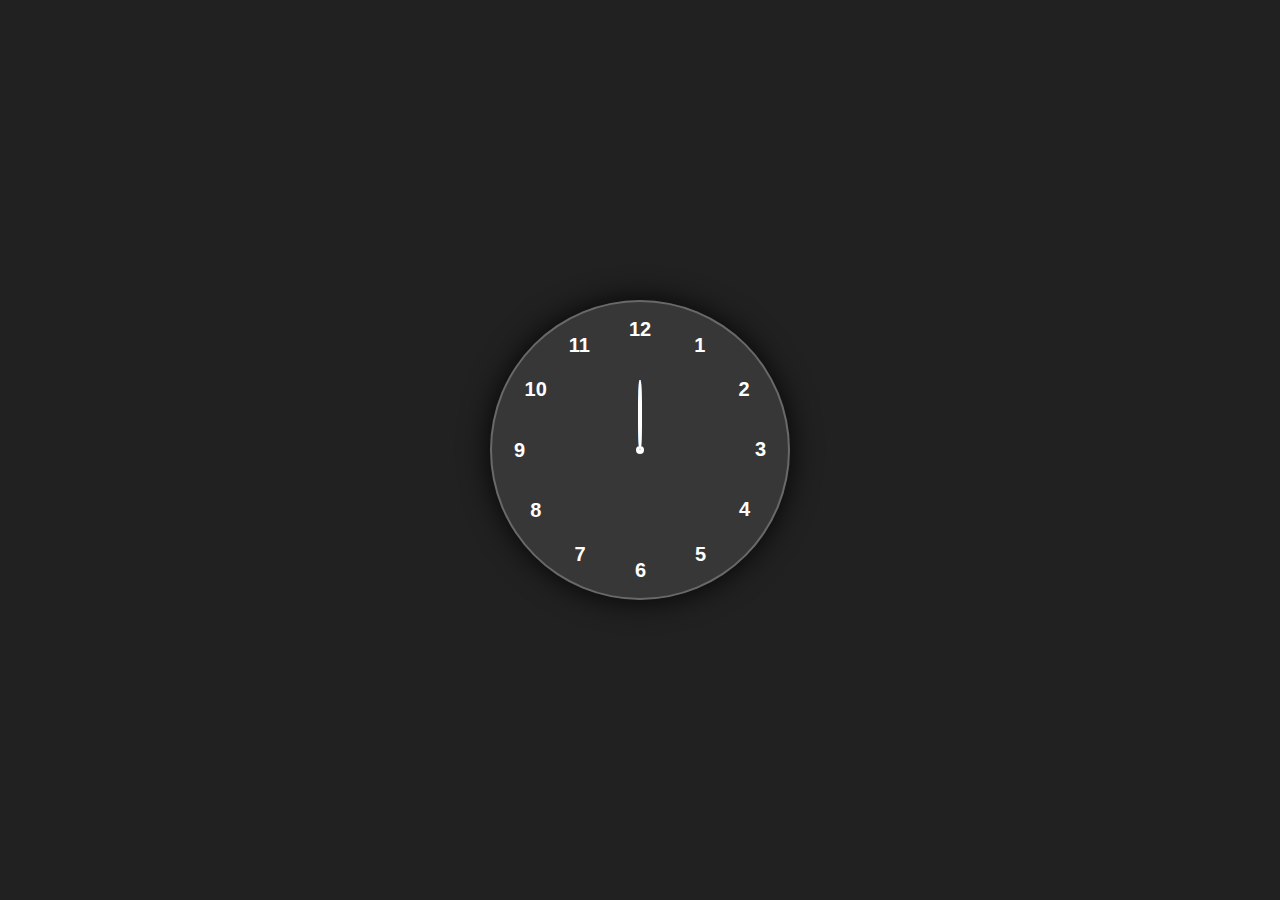
<file: AnalogClock/index.html>
<!DOCTYPE html>
<html lang="en">
<head>
    <meta charset="UTF-8">
    <meta name="viewport" content="width=device-width, initial-scale=1.0">
    <title>Analog Clock</title>
    <link rel="stylesheet" href="style.css">
</head>

<body>
    <div class="container"> 
        <div class="clock">

            <div style="--clr:#ff3d58; --h:0deg;" id="hour" class="hand"><i></i></div>
            <div style="--clr:#00a6ff;--h:0deg;" id="min" class="hand"><i></i></div>
            <div style="--clr:#fff; --h:0deg;" id ="sec" class="hand"><i></i></div>

            <span style="--i:1"><b>1</b></span>
            <span style="--i:2"><b>2</b></span>
            <span style="--i:3"><b>3</b></span>
            <span style="--i:4"><b>4</b></span>
            <span style="--i:5"><b>5</b></span>
            <span style="--i:6"><b>6</b></span>
            <span style="--i:7"><b>7</b></span>
            <span style="--i:8"><b>8</b></span>
            <span style="--i:9"><b>9</b></span>
            <span style="--i:10"><b>10</b></span>
            <span style="--i:11"><b>11</b></span>
            <span style="--i:12"><b>12</b></span>
        </div>
    </div>

    <script  src="script.js"></script>
</body>
</html>
</file>
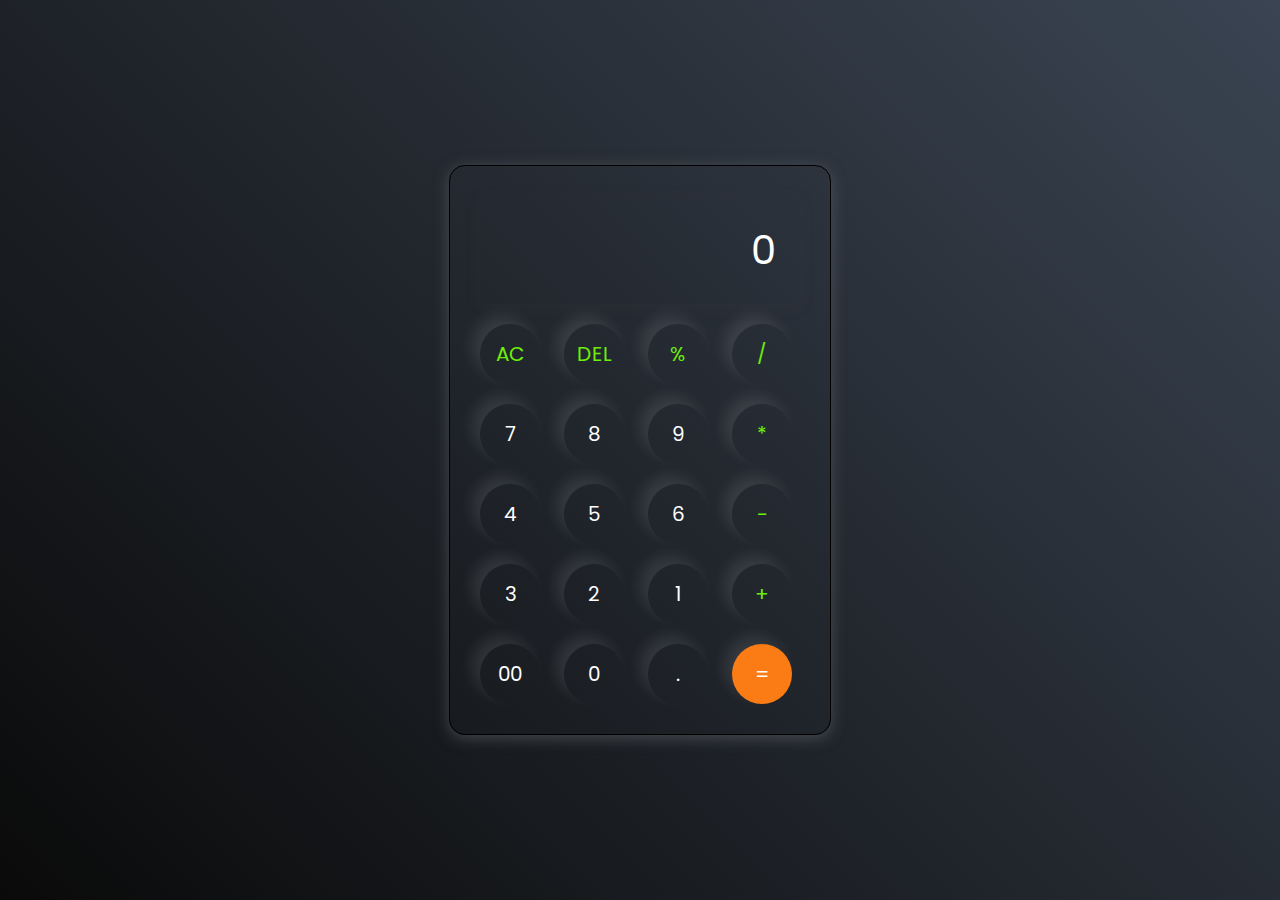
<file: Calculater/index.html>
<!DOCTYPE html>
<html lang="en">
<head>
    <meta charset="UTF-8">
    <meta name="viewport" content="width=device-width, initial-scale=1.0">
    <title>Calculator - Code traversal</title>
    <link rel="stylesheet" href="style.css">


</head>
<body>
        <div class="calculator">
            <input type="text" placeholder="0" id = "inputBox">
            <div>
                <button class="operator">AC</button>
                <button class="operator">DEL</button>
                <button class="operator">%</button>
                <button class="operator">/</button>
            </div>
            <div>
                <button>7</button>
                <button>8</button>
                <button>9</button>
                <button class="operator">*</button>
            </div>
            <div>
                <button>4</button>
                <button>5</button>
                <button>6</button>
                <button class="operator">-</button>
            </div>
            <div>
                <button>3</button>
                <button>2</button>
                <button>1</button>
                <button class="operator">+</button>
            </div>
            <div>
                <button>00</button>
                <button>0</button>
                <button>.</button>
                <button class="EqualButton">=</button>
            </div>
        </div>

        <script src="script.js"> </script>
</body>
</html>
</file>
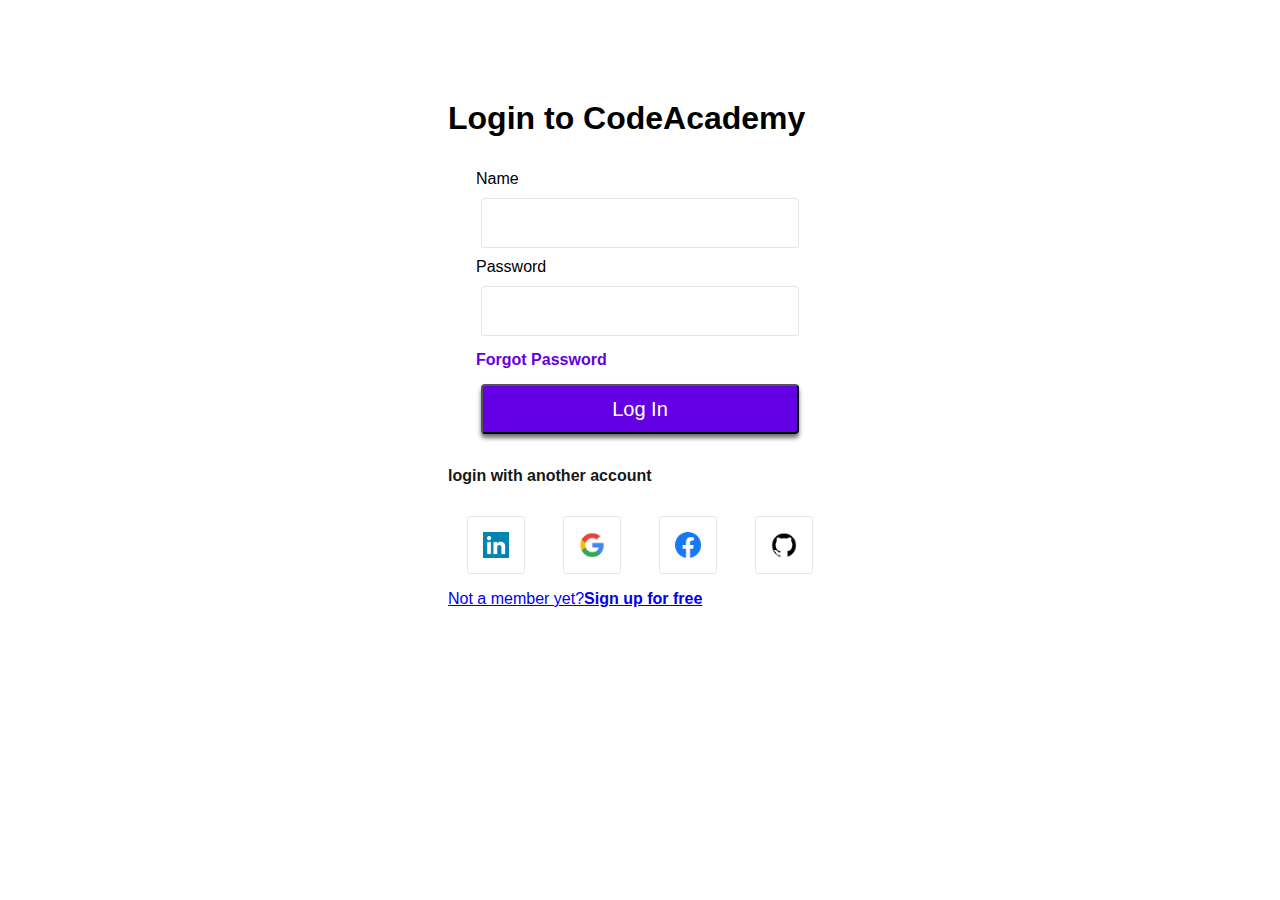
<file: CodeAcademyLoginPage/index.html>
<!DOCTYPE html>
<html lang="en">

    <head>

        <meta charset="UTF-8">
        <meta name="viewport" content="width=device-width,initial-scale=1.0">
        <meta http-equiv="X-UA-Compatible" content="ie-edge">
        <title>CodeAcademyLoginPage</title>
        <link rel="styleSheet" href="style.css">

    </head>

    <body>  

        <div class = "container">

            <div>
                <h1>Login to CodeAcademy</h1>
            </div>

            <form>

                <label>Name</label>
                <input type="text" name="" id="">
                <label>Password</label>
                <input type="password" name="" id="" > 


                <a href="#">Forgot Password</a>
                <input type="submit" value="Log In">
        
            </form>


            <div class="footer">

             <h3>login with another account</h3>

                <div class="images">
                    <img src="Img/1.png" alt="">
                    <img src="Img/2.png" alt="">
                    <img src="Img/3.png" alt="">
                    <img src="Img/4.png" alt="">
                </div>
                
                <a href="#">Not a member yet?<strong>Sign up for free</strong></a>
            </div>
        

        </div>

    </body>
</html>
</file>
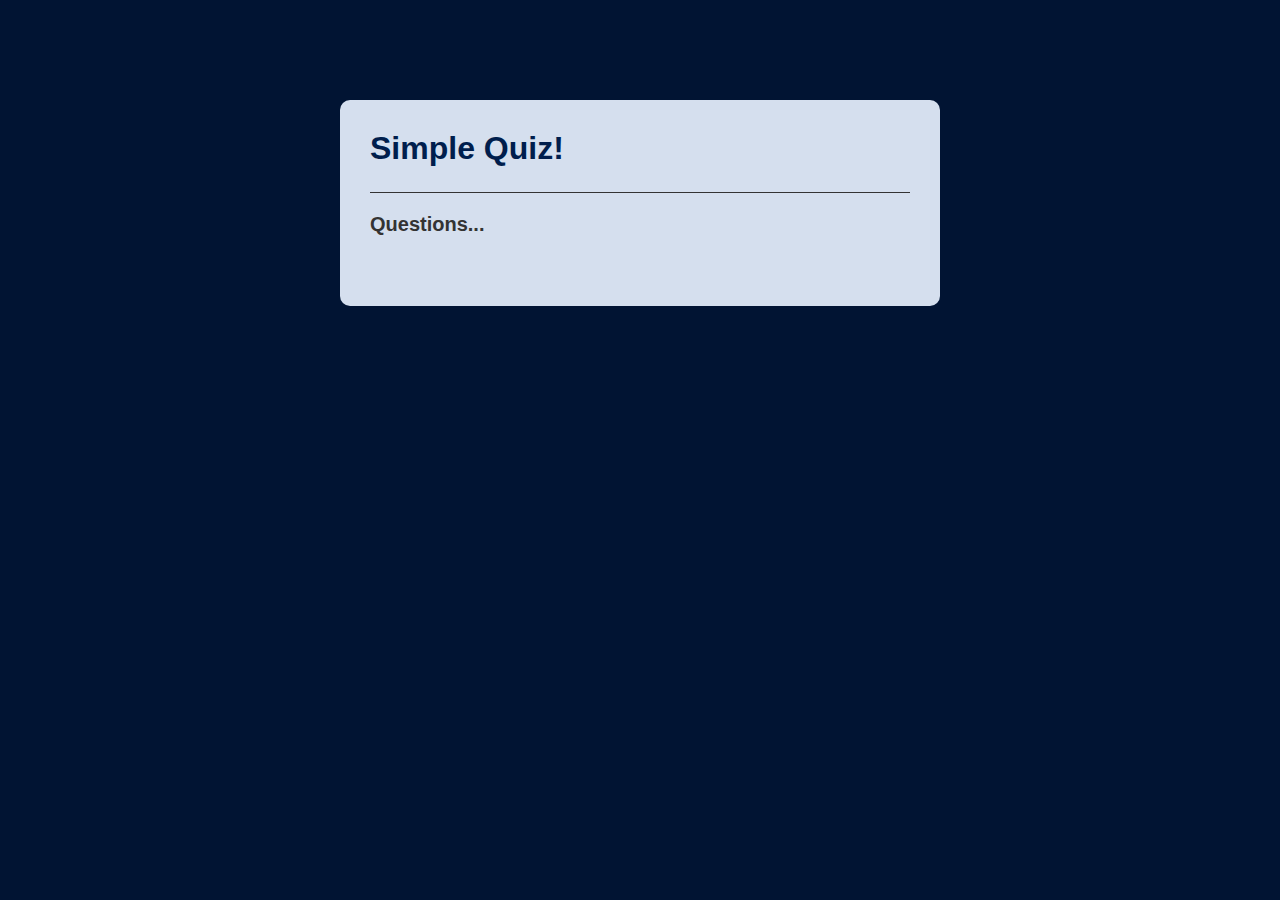
<file: Quiz - App/index.html>
<!DOCTYPE html>
<html lang="en">
<head>
    <meta charset="UTF-8">
    <meta name="viewport" content="width=device-width, initial-scale=1.0">
    <link rel="stylesheet" href="style.css">
    <title>Quiz-App</title>
</head>
<body>
        <div class="app">
            <h1>Simple Quiz!</h1>
                <div class="quiz">
                    <h2 id="Question">Questions...</h2>
                    <div id = "answer-buttons">
                        <button class="btn">ans 1</button>
                        <button class="btn">ans 2</button>
                        <button class="btn">ans 3</button>
                        <button class="btn">ans 4</button>
                    </div>
                    <button  id="next-btn">Next</button>  
                </div>
            </div>
            <script src="script.js  "></script>
</body>
</html>
</file>
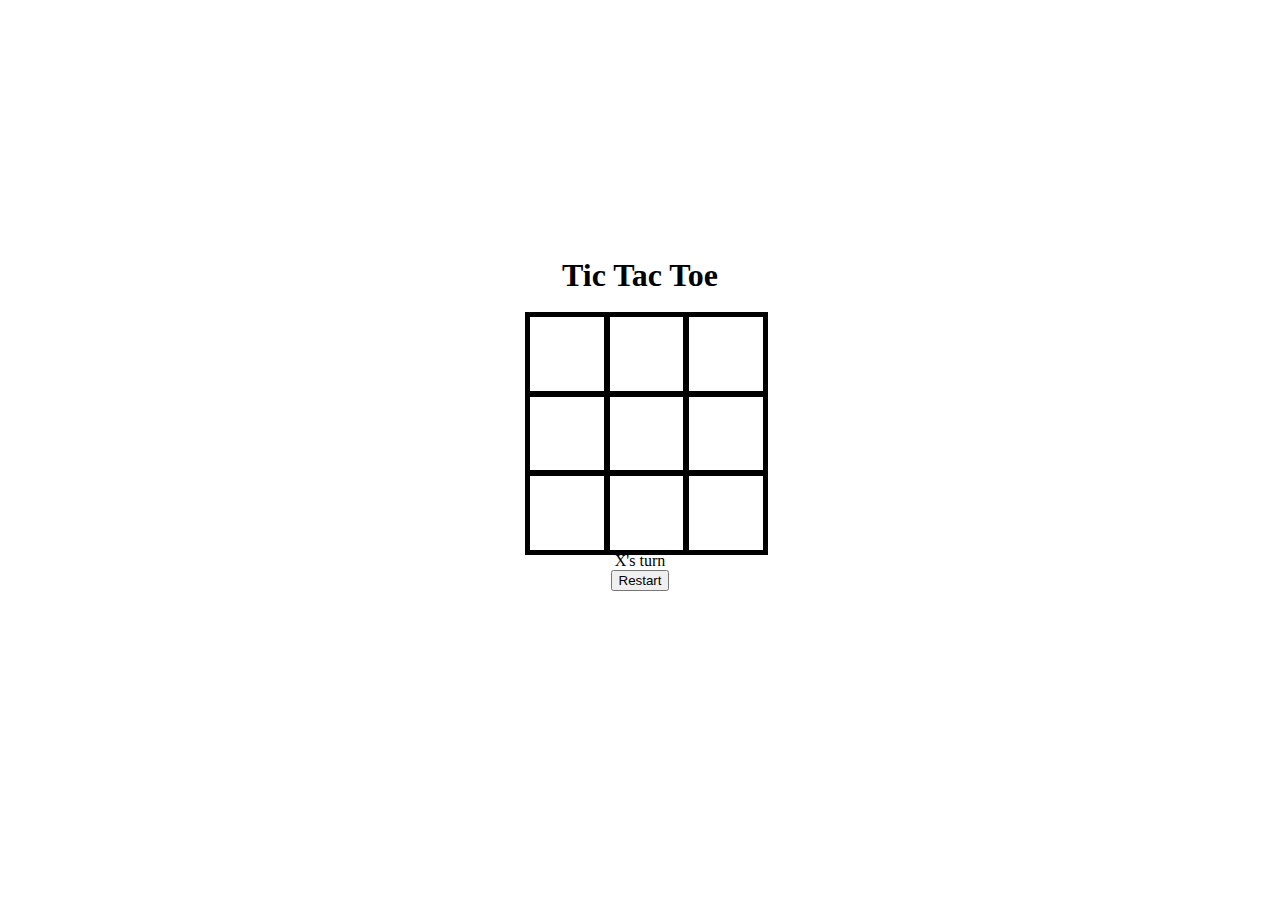
<file: TickTacToe/index.html>
<!DOCTYPE html>
<html lang="en">
<head>
    <meta charset="UTF-8">
    <meta name="viewport" content="width=device-width, initial-scale=1.0">
    <title>Tic Tac Toe</title>
    <link rel="stylesheet" href="style.css">
</head>

<body>
    <div id="gameContainer">
        <h1>Tic Tac Toe</h1>

        <div id="cellContainer">
            <div cellIndex="0" class="cell"></div>
            <div cellIndex="1" class="cell"></div>
            <div cellIndex="2" class="cell"></div>
            <div cellIndex="3" class="cell"></div>
            <div cellIndex="4" class="cell"></div>
            <div cellIndex="5" class="cell"></div>
            <div cellIndex="6" class="cell"></div>
            <div cellIndex="7" class="cell"></div>
            <div cellIndex="8" class="cell"></div>
        </div>

        <div id="StatusText"></div>
        <button id="RestartBtn">Restart</button>
    </div>

    <script src="Script.js"></script>
</body>
</html>
</file>
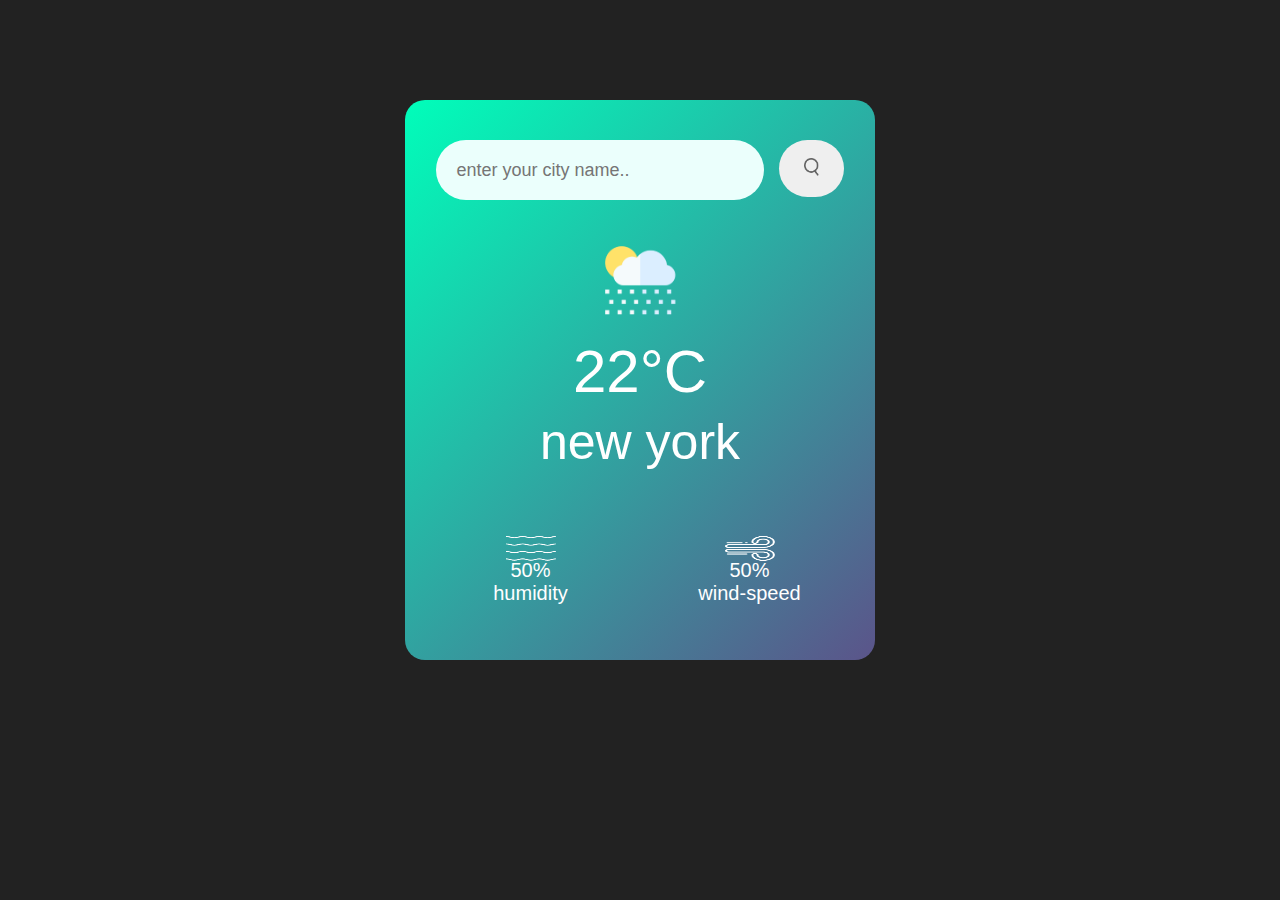
<file: weatherApp/index.html>
<!DOCTYPE html>
<html lang="en">
<head>
    <meta charset="UTF-8">
    <meta name="viewport" content="width=device-width, initial-scale=1.0">
    <title>Weather-App </title>
    <link rel="stylesheet" href="style.css">
</head>
<body>
    <div class="card">
        <div class = "search">

            <input type="text" id="username" placeholder="enter your city name..">
            <button class="img"><img src="img/images/search.png" alt=""></button>

            <div class="weather">
                
                <img src="img/images/rain.png" class = "weather-icon">
                <h1 class = "temp">22°C</h1>
                <h2 class = " city"> new york</h2>

                <div class="details">

                    <div class="col">
                        <img src ="img/images/humidity.png" style = "width: 50px; height: 25px;">
                            <div>
                                <p class=" humidity">50%</p>
                                <p>humidity</p>
                            </div>
                    </div>
                    <div class="col">
                        <img src ="img/images/wind.png" style = "width: 50px; height: 25px;">
                            <div>
                                <p class=" wind">50%</p>
                                <p>wind-speed</p>
                            </div>
                    </div>
                </div>

            </div>

            <h1></h1>
        </div>
    </div>

    <script>
        
        const apiKey = "7add92d1e93c90a7e369c0a9df0f3ccd";
        const apiURL = "https://api.openweathermap.org/data/2.5/weather?units=metric&q=australia";
      
        async function checkWeather(){
            const response = await fetch(apiURL + `&appid= ${apiKey}`);
            var data = await response.json();

            console.log(data);

            document.querySelector(".city").innerHTML = data.name;
            document.querySelector(".temp").innerHTML = data.main.temp;
        
            
        }

        checkWeather();
    </script>
</body>
</html>
</file>
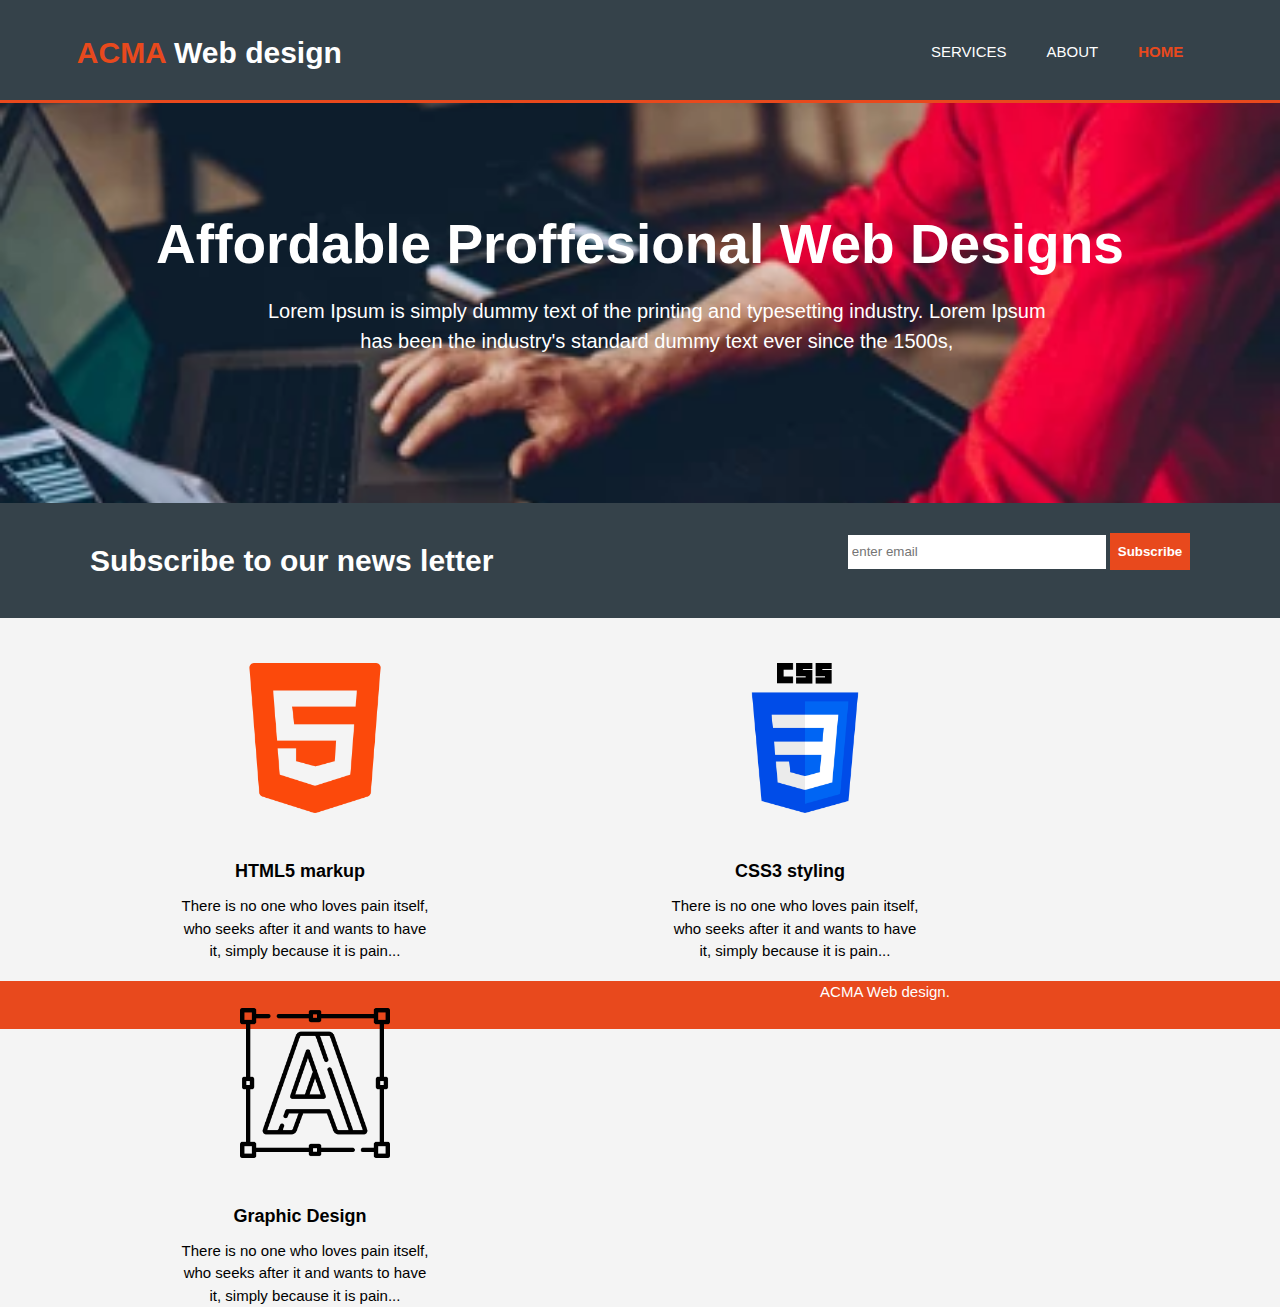
<file: NewsLetterWebsite/Newsletter.htm>
<!DOCTYPE html>
<html lang="en">

<head>
	<meta charset="UTF-8">
	<meta name="viewport" content="width=device-width, initial-scale=1.0">
	<meta name="decriptions" content="Affordable and proffesional web design">
	<meta name ="keywords" content="web design,offedable Web design,proffesional Web Designs">
	<title> ACMA Web Design | Welcome </title>
	<link rel="stylesheet" href="style.css">
</head>

<body>

	<header>
		<div class="container">

		<div id="branding">
			<h1><spam class="highlight">ACMA</spam> Web design</h1>
		</div>

		<nav>
			<ul>
				<li class="current"><a href="index.html">HOME</li>
				<li><a  href="about.html"></a>ABOUT</li>
				<li><a  href="services.html"></a>SERVICES</li>
			</ul>
		</nav>
	</header>

	<section id="showcase">
		<div class="container">
			<h1>Affordable Proffesional  Web Designs</h1>
			<p>Lorem Ipsum is simply dummy text of the printing and 
				typesetting industry. Lorem Ipsum has been the industry's standard dummy text ever since the 1500s,</p>
		</div>
	</section>

	<section id="newsletter">
		<div class="container">
			<h1>Subscribe to our news letter</h1>
			
			<form action="">
				<input type="email" placeholder="enter email">
				<button type="submit" class="button_1">Subscribe</button>
			</form>
		</div>
	</section>

	<section id="boxes">
		<div class="box">
			<img src="images/html-5.png" alt="">
			<h4>HTML5 markup</h4>
			<p>There is no one who loves pain itself, 
			   who seeks after it and wants to have it, 
			   simply because it is pain...</p>
		</div>
		<div class="box">
			<img src="images/css-3.png" alt="">
			<h4>CSS3 styling</h4>
			<p>There is no one who loves pain itself,
				who seeks after it and wants to have it, 
				simply because it is pain...</p>
		</div>

		<div class="box">
			<img src="images/GraphicDesign.png" alt="">
			<h4>Graphic Design</h4>
			<p>There is no one who loves pain itself,
			   who seeks after it and wants to have it, 
			   simply because it is pain...</p>
		</div>
	</section>

	<div id="footer">
		<footer>
			<p class="foot">ACMA Web design.</p>
		</footer>
	</div>
	</div>


</body>
</html>
</file>
<file: AnalogClock/style.css>
*{
 margin: 0;
 padding: 0;
 box-sizing: border-box;
 font-family: sans-serif;
 color: #fff;
}
body{
   display: flex;
   justify-content: center;
   align-items: center;
   min-height:  100vh;
   background-color: #212121;
    
}
.container{
    position: relative;
}   
.clock{
    width: 300px;
    height:300px;
    border-radius: 50%;
    background-color: rgba(255, 255, 255, 0.1);
    border: 2px solid rgba(255, 255, 255, 0.25);
    box-shadow: 0px 0px 30px rgba(0, 0, 0, 0.9);
    display: flex;
    justify-content: center;
    align-items: center;
}

.clock span
{
    position: absolute;
    transform: rotate(calc(30deg * var(--i)));
    inset: 18px; 
   text-align: center;
}

.clock span b{
    transform: rotate(calc(-30deg * var(--i)));
    display: inline-block;
    font-size:20px;
}

.clock::before{
    content: '';
    position: absolute;
    width: 8px;
    height: 8px;
    border-radius: 50%;
    background-color: #fff;
}

.hand{
    position: absolute;
    display: flex;
    justify-content: center;
    align-items: flex-end;
}
.hand i{
    position: absolute;
    background-color: var(--clr);
    width: 4px;
    height: 70px;
    border-radius: 40%;
}
</file>
<file: Calculater/style.css>
@import url('https://fonts.googleapis.com/css2?family=Poppins&display=swap');
*{
    margin: 0;
    padding: 0;
    box-sizing:border-box;
    font-family: "Poppins", serif;
}
body 
{
    width: 100%;
    height: 100vh;
    display: flex;
    justify-content: center;
    align-items: center;
    background: linear-gradient(45deg,#0a0a0a,#3a4452);
}
.calculator
{
    border: 1px solid black;
    padding: 20px;
    border-radius: 16px ;
    background:  transparent;
    box-shadow: 0px 3px 15px rgba(113,115,119,0.5);
}
input
{
    width: 320px;
    background: transparent;
    border: none;
    margin: 10px;
    padding: 24px;
    box-shadow: 0px 3px 15px rgba(84, 84, 84, 0.1) ;
    text-align: right;
    font-size: 40px;
    cursor: pointer;
    color: white;
}
input::placeholder{
    color: #ffffff;
}

button
{
    border: none;
    width: 60px;
    height: 60px;
    margin: 10px;
    border-radius: 50%;
    background: transparent;
    color:#ffffff;
    font-size: 20px;
    cursor: pointer;
    box-shadow: -8px -8px  15px rgba(255, 255, 255, 0.1);
}
.EqualButton
{
    background-color: #fb7c14;
}
.operator
{
    color: #6dee0a;
}
</file>
<file: CodeAcademyLoginPage/style.css>
*{
    margin: 0;
    padding: 0;
    box-sizing: border-box;
}
:root{

    --main-color: #6400e4;
    --box-shadow: 0px 3px 5px 0px rgba(0,0,0,0.34);
    --hover-shadow:0px 4px 4px 0px rgba(3,3,3,0.561);
    --nav-shadow:0px 0px 10px 0px rgba(0,0,0,0.100);
    --light-black:#141c3a;
}

body{
    font-family: "Nunito",sans-serif;
    
}

.container{
    width:30%;
    margin: 100px auto;
}

form{
    display: flex;
    flex-direction:column;
    margin: 28px;
}

form label
{
        margin:5px 0;
}
form input[type="text"],input[type ="password"]
{
    height: 50px;
    margin: 5px;
    border: 0.5px solid #b8b8b85d;
    border-radius: 4px;
    padding: 0 15px;
    font-size: 20px;
    font-family:  "Nunito", sans-serif;
}
form a
{
        margin: 10px 0;
        text-decoration: none;
        color:var(--main-color);
        font-weight: bold;
}
form input[type="submit"]
{
    height: 50px;
    margin: 5px;
    color:var(--main-color);
    font-size: 20px;
    border-radius: 4px;
    font-size:20px;
    background: var(--main-color);
    font-family: "Nunito",sans-serif;
    color:white ;
    cursor:pointer;
    box-shadow: var(--hover-shadow);
}

form input[type="submit"]:hover
{
    box-shadow:var(--hover-shadow);
    transform: translate(-3px);
}

.footer h3{
    font-size:16px;
    opacity: 0.9;
}

.footer .images
{
    display: flex;
    height: 10vh;
    align-items: center;
    justify-content: space-around;
    margin-top:15px ;
}
.footer .images img
{
    width: 15%;
    padding: 15px;
    border: 1px solid #e7e7e7;
    border-radius: 3px;
    transition: 0.3s ease;
    cursor:pointer;

}

.footer .images img:hover
{
    box-shadow: var(--hover-shadow);
    cursor:pointer;
}
form a{
    float:right;
    color:var(--main-color)
}
</file>
<file: Quiz - App/style.css>
*{
    margin:0;
    padding:0;
    font-family:'poppins',sans-serif;
    box-sizing: border-box;
}
body{
    background-color: #011433;
}
.app
{
    width: 90%;
    max-width: 600px;
    margin: 100px auto 0;
    background-color: rgb(213, 223, 238);
    padding: 30px;
    border-radius: 10px;
}
.app h1
{
    font-weight: 20px;
    color: #001e4d;
    font-weight: 600;
    border-bottom: 1px solid #333;
    padding-bottom: 25px;
}
.quiz{
    padding: 20px 0;
}
.quiz h2
{
    font-size: 20px;
    color: #333;
    font-weight: 600;
    margin-bottom: 20px;
}
.btn{
    display:list-item;
    width: 100%;
    max-width:600px;
    margin: 5px auto 0;
    padding: 10px;
    font-size: 19px;
    text-align: left;
    border-radius: 7px;
    border: 1px solid #333;
    background: #fff;
    cursor: pointer;
    transition: all 0.3s ease;
}
.btn:hover{
    background: #222;
    color: #fff;
}
#next-btn{
    background: #001e4d;
    color: #fff;
    font-weight: 500;
    width: 150px;
    border: none;
    padding: 10px;
    margin: 20px auto 0;
    border-radius: 5px;
    cursor: pointer;
    display: none;
}
</file>
<file: TickTacToe/style.css>
.cell{
    width: 75px;
    height: 75px;
    border: 2px solid;
    box-shadow: 0 0 0 3px;
    line-height: 75px;
    font-size: 50px;
    cursor: pointer;
    display: flex;
    align-items: center;
    
}
body{
    display: flex;
    justify-content: center;
    align-items: center;
    height: 90vh;
}
#cellContainer{
    display: grid;
    grid-template-columns: repeat(3,auto);
    width: 225px;
    margin: auto;
}
#gameContainer{
    font-family: "Permanent Marker", cursive;
    text-align: center;
}
</file>
<file: weatherApp/style.css>
*{
    width: 100%;
    margin: 0;
    padding: 0;
    box-sizing: border-box;
    font-family: 'poppins', sans-serif;
}
body
{
    background: #222;
}

input{
    width: 100%;
}
.search input
{
    border: 0;
    outline: 0;
    background: #ebfffc;
    padding: 7px 20px;
    height: 60px;
    color: #555;
    font-size: 18px ;
    border-radius: 30px;
    width: 70%;
    margin-right: 10px;
}
.search .img
{
    border-radius: 29px;
    border: 0;
    outline: 0;
    padding: 7px 25px;
    width: 65px;
    height: 57px;
}
.card
{
    width:80%;
    max-width: 470px ;
    background: linear-gradient(135deg, #00feba, #5b548a);
    color: #fff;
    margin: 100px auto 0;
    border-radius: 20px;
    padding-right: 0;
    padding: 40px 1px;
    text-align: center;
    display: flex;
    width: 100%;
  
}
.weather{
    display: flex;
    flex-direction: column;
    align-items: center;
    justify-content: center;
}
.weather-icon{
    width: 100px;
    margin-top: 30px;
}
.weather h1{
    padding-top: 7px;
    font-size: 60px;
    font-weight: 500;
}
.weather h2{
    padding-top: 7px;
    font-size: 50px;
    font-weight: 500;
}
.details {
    display: flex;
    align-items: center;
    justify-content: space-between;
    padding: 15px 15px;
    margin-top: 50px;
}

.details p{
    font-size: 20px;
    font-weight: 60;
}
.humidity , .wind{
    font-size: 28px;
    margin-top: -6px;
}
</file>
<file: NewsLetterWebsite/style.css>
body{
    font: 15px/1.5 'Lucida Sans', 'Lucida Sans Regular', 'Lucida Grande', 'Lucida Sans Unicode', Geneva, Verdana, sans-serif;
    background-color: #f4f4f4;  
    padding: 0;
    margin: 0;
}
body .container
{
    width: 88%;
    margin: auto;
    overflow: hidden;
}

header
{
    background-color: #35424a;
    color:#ffffff;
    padding-top: 30px;
    min-height: 70px;
    border-bottom: #e8491d 3px solid;
}
header a{
    text-decoration: none;
    color: #ffffff;
    font-size: 15px;
}

header ul{
    margin: 0;
    padding: 0;
}

header li{
    float: right;
    display: inline;
    padding: 1px 20px 0 20px;
    cursor: pointer;
}
header #branding{
    float: left;
}

header #branding h1{
    margin :0;
}
header nav
{
    float: right;
    margin-top: 10px;

}
header .highlight, header .current a{
    color:#e8491d;
    font-weight: bold;
}
header li:hover{
    color:#cccccc;
    font-weight: bold;
}

header .highlight{
    color: #e8491d;
}
 #showcase{
    min-height: 400px;
    background: url('images/showcase.png')  no-repeat;
    background-size: cover;
    background-position-y:70% ;
    color:white;
 }

 #showcase h1{
    text-align: center;
    margin-top: 100px;
    font-size: 55px;
    margin-bottom: 10px;
 }

 #showcase p{
    text-align: center;
    font-size: 20px;
    width: 800px;
 }
 #newsletter{
    padding: 15px;
    color:#ffffff;
    background-color: #35424a;
 }

 #newsletter h1{
    float: left;
 }
 #newsletter form{
    float: right;
    margin-top:15px ;
 }

 #newsletter input[ type="email"]{
    width:250px;
    height: 26px;
    padding: 4px;
    border: none;
 }
 .button_1{
     height: 37px;
     width: 80px;
     background: #e8491d;
     border: 0;
     color: white;
     font-weight: bold;
 }
 #boxed{
    margin-top: 15px;
 }
 #boxes .box{
    float: left;
 }
 #boxes img{
    float: left;
    width: 150px;
    align-items: center;
    align-content: center;
    margin: 100px;
    padding-left: 140px;
    padding-bottom: 25px ;
    margin-bottom: 20px;
    margin-top: 45px;
 }
section h4, section p{
    text-align: center;
    width: 200px;
    margin-top: 50px ;
    margin:50px 50px 0 180px;

 }
 section p{
    width: 250px;
    margin-top: 0;
    padding-bottom: 0;
 }
 section h4{
    padding: 20px;
    padding-left: 20px;
    padding-bottom:10PX;
    font-size: large;
    font-weight: bolder;
    font-size: 18px;
 }
 #footer footer{
    text-align: center;
    padding-bottom: 10px;
    margin-top: 363px;
    margin-bottom: 0px;
    color: #ffffff;
    background-color: #e8491d;
 }
 #footer foot{
    padding-top: 0px;
    margin-top: 0px;
 }
</file>
